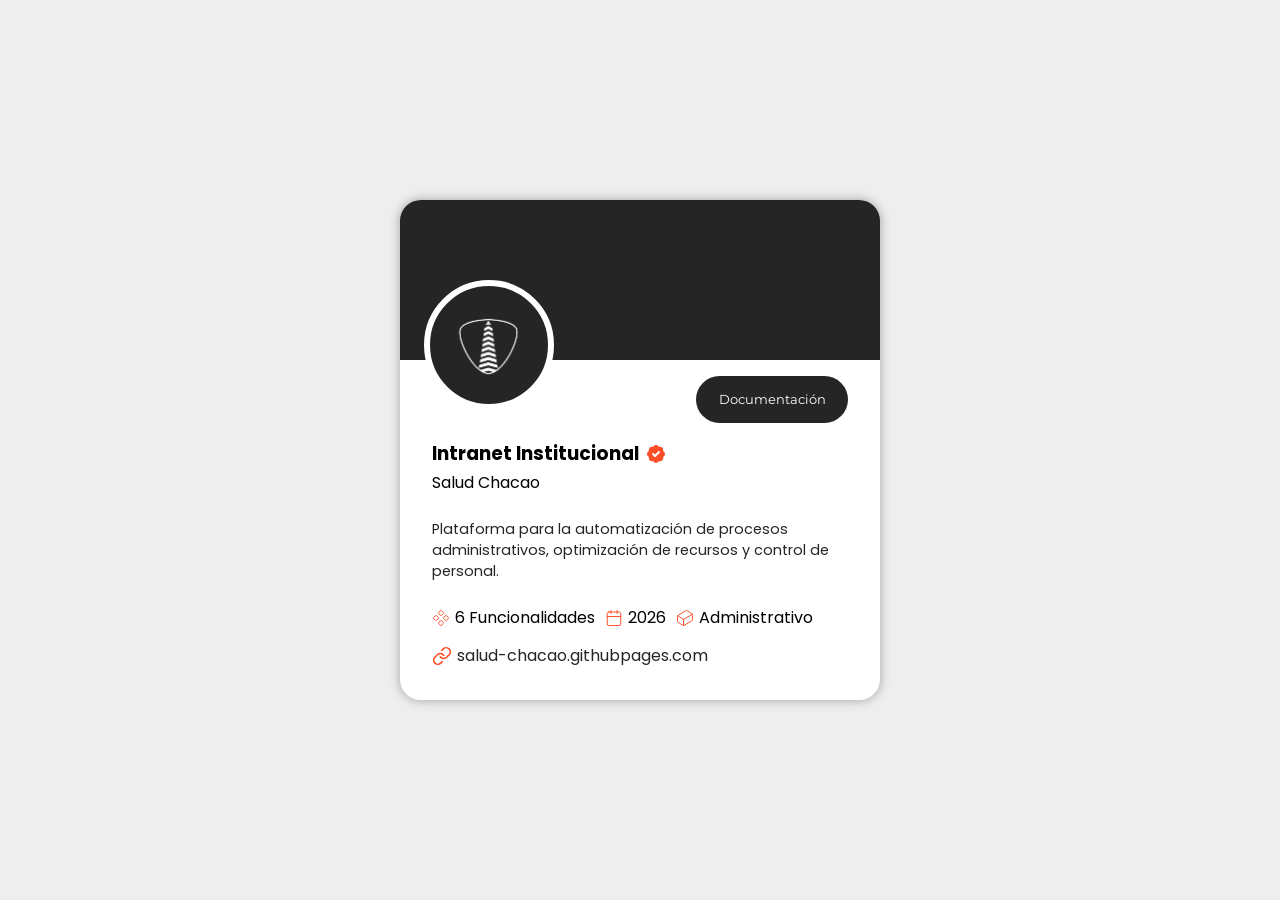
<file: index.html>
<!doctype html>
<html lang="es">
  <head>
    <meta charset="UTF-8" />
    <meta name="viewport" content="width=device-width, initial-scale=1.0" />
    <link rel="icon" type="image/x-icon" href="assets/images/Chacao_logo.png" />
    <title>Salud Chacao Proyecto</title>
    <link rel="stylesheet" href="assets/css/index.css" />
    <link rel="preconnect" href="https://fonts.googleapis.com" />
    <link rel="preconnect" href="https://fonts.gstatic.com" crossorigin />
    <link
      href="https://fonts.googleapis.com/css2?family=Montserrat:ital,wght@0,100..900;1,100..900&family=Poppins:ital,wght@0,100..900;1,100..900&display=swap"
      rel="stylesheet"
    />
  </head>

  <body>
    <div class="project-card">
      <div class="card-header">
        <div
          class="project-logo"
          role="img"
          aria-label="Logo Salud Chacao"
        ></div>
      </div>

      <div class="card-content">
        <a
          href="Salud_Chacao.html"
          class="btn-view-documentation"
          aria-label="Ver documentación del proyecto"
          >Documentación</a
        >

        <div class="main-content">
          <div class="title-wrapper">
            <h3 class="title-card">
              Intranet Institucional
              <svg
                aria-hidden="true"
                focusable="false"
                xmlns="http://www.w3.org/2000/svg"
                width="24"
                height="24"
                viewBox="0 0 24 24"
                fill="currentColor"
                stroke="var(--main-light-color)"
                stroke-width="2"
                stroke-linecap="round"
                stroke-linejoin="round"
                class="lucide lucide-badge-check-icon lucide-badge-check"
              >
                <path
                  d="M3.85 8.62a4 4 0 0 1 4.78-4.77 4 4 0 0 1 6.74 0 4 4 0 0 1 4.78 4.78 4 4 0 0 1 0 6.74 4 4 0 0 1-4.77 4.78 4 4 0 0 1-6.75 0 4 4 0 0 1-4.78-4.77 4 4 0 0 1 0-6.76Z"
                />
                <path d="m9 12 2 2 4-4" />
              </svg>
            </h3>
            <span>Salud Chacao</span>
          </div>

          <p class="project-desc">
            Plataforma para la automatización de procesos administrativos,
            optimización de recursos y control de personal.
          </p>

          <div class="indicators-section">
            <div class="top-ribbon">
              <span>
                <svg
                  aria-hidden="true"
                  focusable="false"
                  xmlns="http://www.w3.org/2000/svg"
                  width="18"
                  height="18"
                  viewBox="0 0 24 24"
                  fill="none"
                  stroke="currentColor"
                  stroke-width="1.3"
                  stroke-linecap="round"
                  stroke-linejoin="round"
                  class="lucide lucide-component-icon lucide-component"
                >
                  <path
                    d="M15.536 11.293a1 1 0 0 0 0 1.414l2.376 2.377a1 1 0 0 0 1.414 0l2.377-2.377a1 1 0 0 0 0-1.414l-2.377-2.377a1 1 0 0 0-1.414 0z"
                  />
                  <path
                    d="M2.297 11.293a1 1 0 0 0 0 1.414l2.377 2.377a1 1 0 0 0 1.414 0l2.377-2.377a1 1 0 0 0 0-1.414L6.088 8.916a1 1 0 0 0-1.414 0z"
                  />
                  <path
                    d="M8.916 17.912a1 1 0 0 0 0 1.415l2.377 2.376a1 1 0 0 0 1.414 0l2.377-2.376a1 1 0 0 0 0-1.415l-2.377-2.376a1 1 0 0 0-1.414 0z"
                  />
                  <path
                    d="M8.916 4.674a1 1 0 0 0 0 1.414l2.377 2.376a1 1 0 0 0 1.414 0l2.377-2.376a1 1 0 0 0 0-1.414l-2.377-2.377a1 1 0 0 0-1.414 0z"
                  />
                </svg>
                6 Funcionalidades
              </span>
              <span>
                <svg
                  aria-hidden="true"
                  focusable="false"
                  xmlns="http://www.w3.org/2000/svg"
                  width="18"
                  height="18"
                  viewBox="0 0 24 24"
                  fill="none"
                  stroke="currentColor"
                  stroke-width="1.3"
                  stroke-linecap="round"
                  stroke-linejoin="round"
                  class="lucide lucide-calendar-icon lucide-calendar"
                >
                  <path d="M8 2v4" />
                  <path d="M16 2v4" />
                  <rect width="18" height="18" x="3" y="4" rx="2" />
                  <path d="M3 10h18" />
                </svg>
                2026
              </span>
              <span>
                <svg
                  aria-hidden="true"
                  focusable="false"
                  xmlns="http://www.w3.org/2000/svg"
                  width="18"
                  height="18"
                  viewBox="0 0 24 24"
                  fill="none"
                  stroke="currentColor"
                  stroke-width="1.3"
                  stroke-linecap="round"
                  stroke-linejoin="round"
                  class="lucide lucide-cuboid-icon lucide-cuboid"
                >
                  <path d="M10 22v-8" />
                  <path d="M2.336 8.89 10 14l11.715-7.029" />
                  <path
                    d="M22 14a2 2 0 0 1-.971 1.715l-10 6a2 2 0 0 1-2.138-.05l-6-4A2 2 0 0 1 2 16v-6a2 2 0 0 1 .971-1.715l10-6a2 2 0 0 1 2.138.05l6 4A2 2 0 0 1 22 8z"
                  />
                </svg>
                Administrativo
              </span>
            </div>
            <a
              href="Salud_Chacao.html"
              class="redirect-link"
              target="_blank"
              rel="noopener noreferrer"
            >
              <svg
                aria-hidden="true"
                focusable="false"
                xmlns="http://www.w3.org/2000/svg"
                width="20"
                height="20"
                viewBox="0 0 24 24"
                fill="none"
                stroke="currentColor"
                stroke-width="2"
                stroke-linecap="round"
                stroke-linejoin="round"
                class="lucide lucide-link-icon lucide-link"
              >
                <path
                  d="M10 13a5 5 0 0 0 7.54.54l3-3a5 5 0 0 0-7.07-7.07l-1.72 1.71"
                />
                <path
                  d="M14 11a5 5 0 0 0-7.54-.54l-3 3a5 5 0 0 0 7.07 7.07l1.71-1.71"
                />
              </svg>
              salud-chacao.githubpages.com
            </a>
          </div>
        </div>
      </div>
    </div>
  </body>
</html>
</file>
<file: assets/css/index.css>
/* ===== Variables ===== */
:root{
    --main-orange-color:#fc4f29;
    --main-dark-color: #000000;
    --secondary-dark-color: #252525;
    --main-light-color: #ffffff;
    --bg-color-body: #eeeeee;
    --shadow-orange: 0 0 10px 1px rgba(70, 70, 70, 0.39);
    --font-principal: 'Poppins', sans-serif;
    --font-secondary: 'Montserrat', sans-serif;
}

/* ===== Reset ===== */

html{
    scroll-behavior: smooth;
}

*, *::before, *::after{
    margin: 0;
    padding: 0;
    box-sizing: border-box;
}

/* ===== Layout base ===== */

body{
    display: flex;
    flex-direction: column;
    min-height: 100vh;
    justify-content: center;
    align-items: center;
    font-family: var(--font-principal);
    background-color: var(--bg-color-body);
}

/* ===== Componente: Card ===== */
.project-card{
    display: flex;
    flex-direction: column;
    width: min(480px, 90vw);
    max-width: 100%;
    border-radius: 1.3rem;
    height: 500px;
    background-color: var(--main-light-color);
    box-shadow: var(--shadow-orange);
    overflow: hidden;
    opacity: 1;
    transform: scale(1);
    transition: opacity 0.5s ease, transform 0.5s ease;

    @starting-style{
        opacity: 0;
        transform: scale(.98);
    }
}

.title-card{
    display:flex;
    align-items: center;
    gap: 5px;
}

.title-card svg{
    color: var(--main-orange-color);
}

.card-header{
    width: 100%;
    height: 160px;
    background-color: var(--secondary-dark-color);
    position: relative;
}

.project-logo{
    width: 130px;
    aspect-ratio: 1/1;
    border-radius: 100%;
    background-color: var(--secondary-dark-color);
    border: 6px solid var(--main-light-color);
    position: absolute;
    top: 50%;
    left: 5%;
    background-image: url('../images/logo.png');
    background-position: center center;
    background-repeat: no-repeat;
    background-size: 100%;
}

.card-content{
    display: flex;
    flex-direction: column;
    align-items: start;
    flex: 1;
    padding: 1rem 2rem 2rem 2rem;
}

.title-wrapper{
    display: flex;
    flex-direction: column;
    gap: 2px;
}

.project-desc{
    color: var(--secondary-dark-color);
    font-size: .9rem;
    margin: .5rem 0;
}

.main-content{
    display: flex;
    flex-direction: column;
    justify-content: space-between;
    gap: 0;
    flex: 1;
    margin-top: 1rem;
}


.indicators-section{
    display: flex;
    flex-direction: column;
    width: 100%;
    gap: 5px;
}

.top-ribbon{
    display: flex;
    gap: 10px;
    flex-wrap: wrap;
}

.top-ribbon > span{
    display: flex;
    align-items: center;
    gap: 5px;
}

.top-ribbon svg,
.redirect-link svg{
    color:var(--main-orange-color);
}

.redirect-link{
    text-decoration: none;
    color: var(--secondary-dark-color);
    display: flex;
    align-items: center;
    gap: 5px;
    margin-top: .5em;
    align-self: flex-start;
}


/* ===== Componente: Button ===== */

.btn-view-documentation{
    display: flex;
    padding: 1rem 1.4rem;
    border-radius: 100rem;
    border: none;
    background-color: var(--secondary-dark-color);
    color: var(--main-light-color);
    margin-left: auto;
    font-size: .8rem;
    font-family: var(--font-secondary);
    cursor: pointer;
    text-decoration: none;
}
</file>
